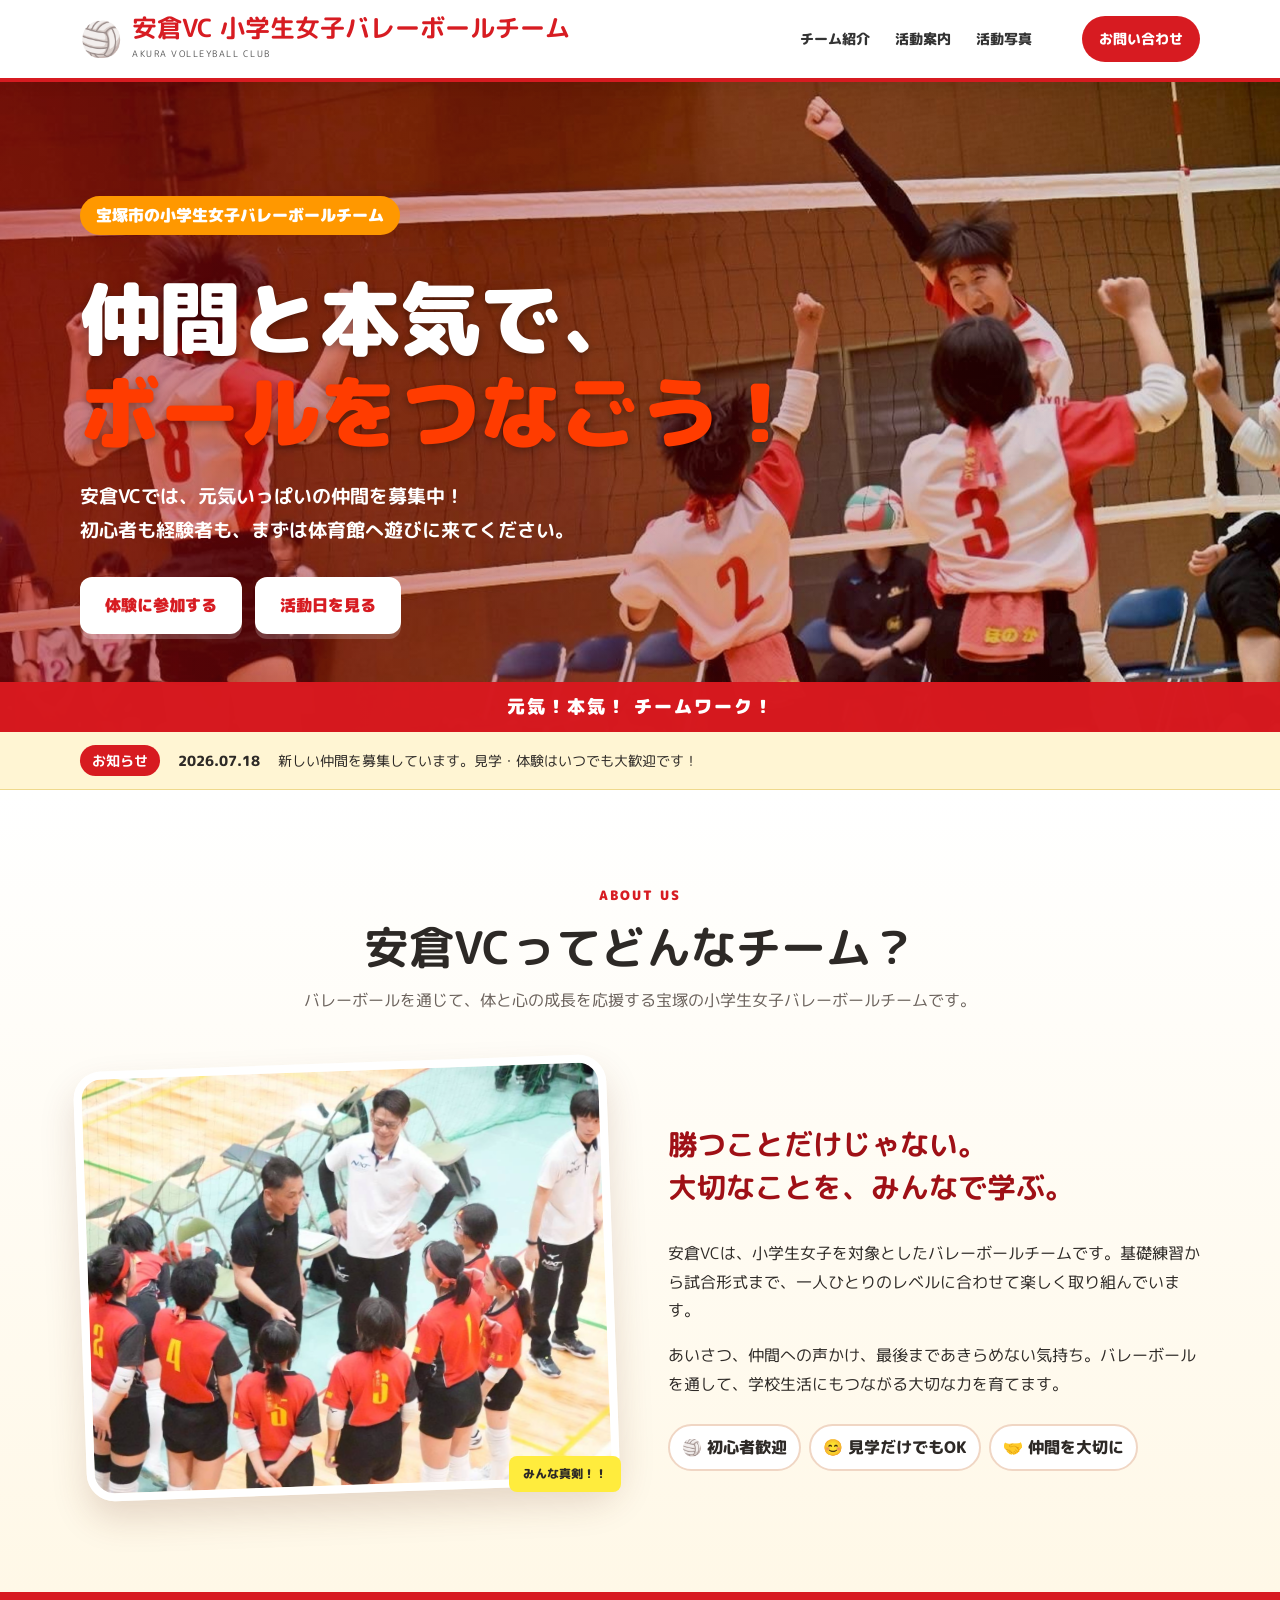
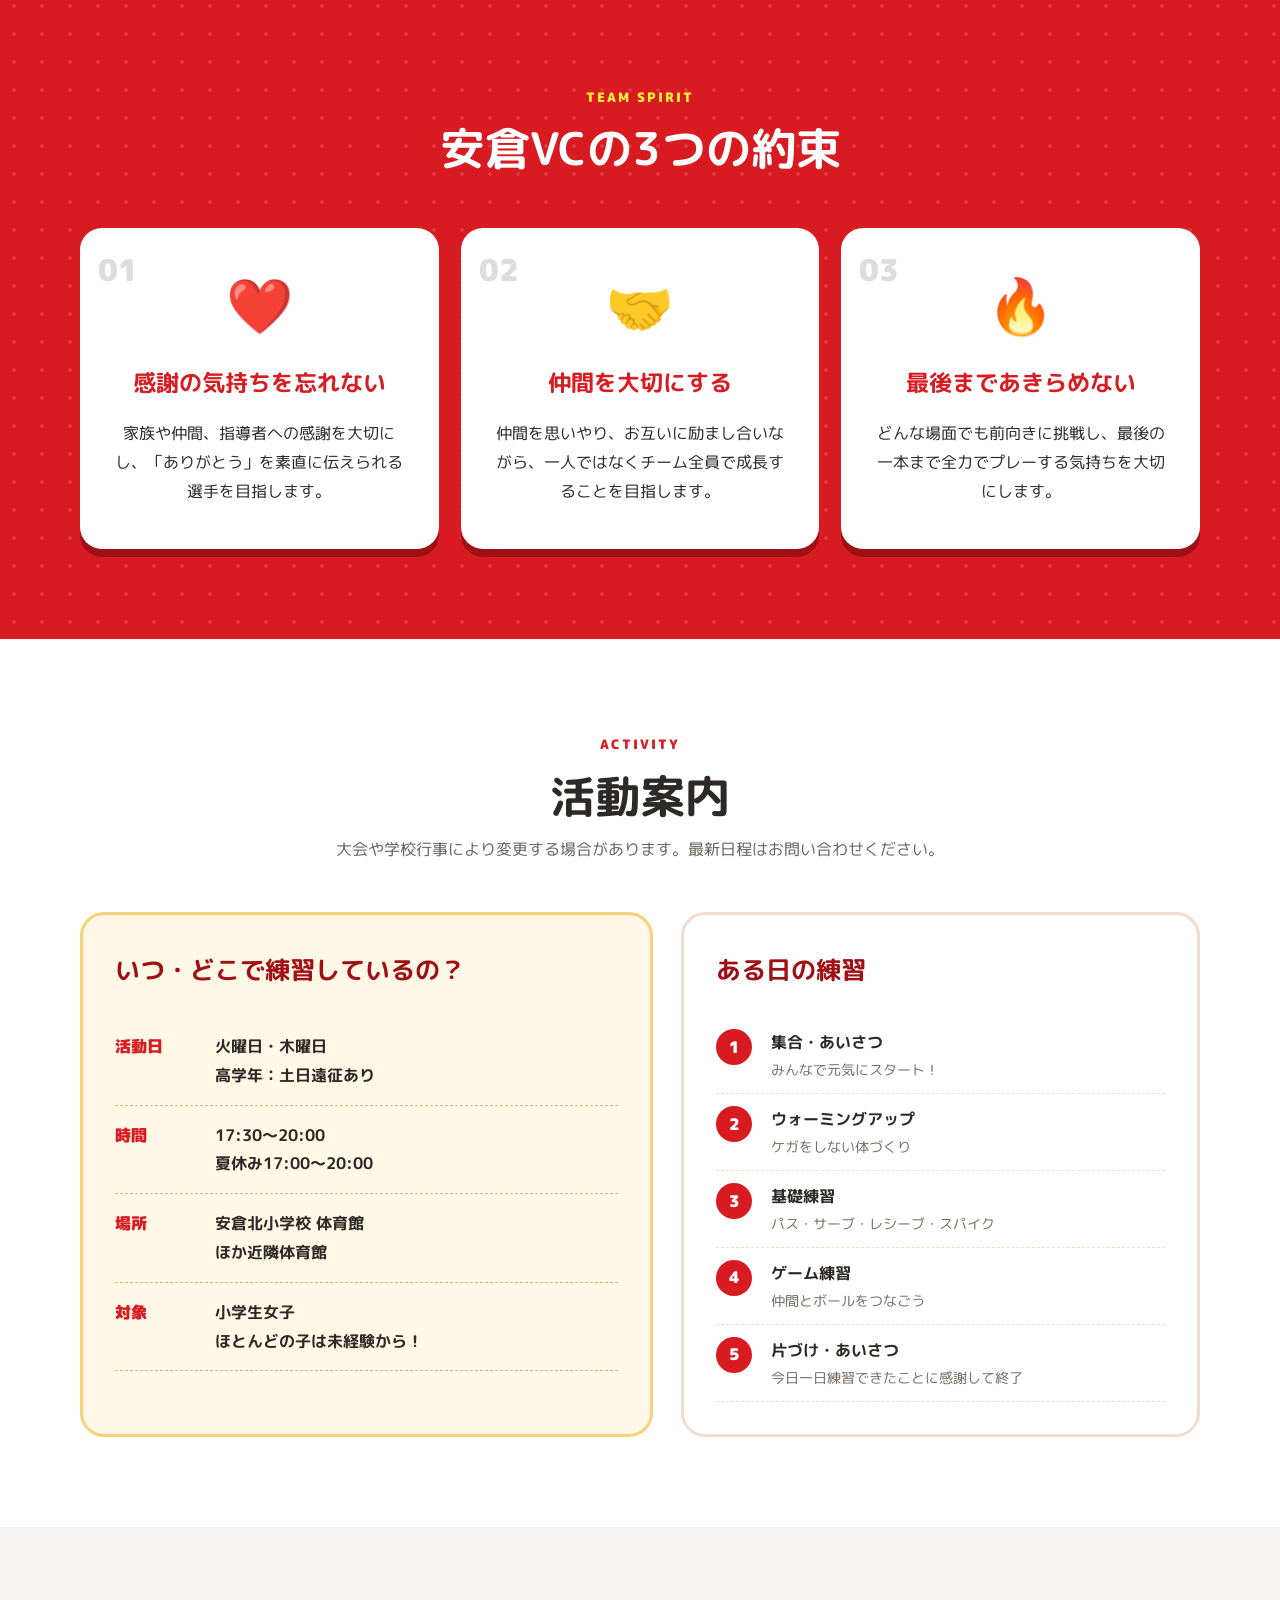
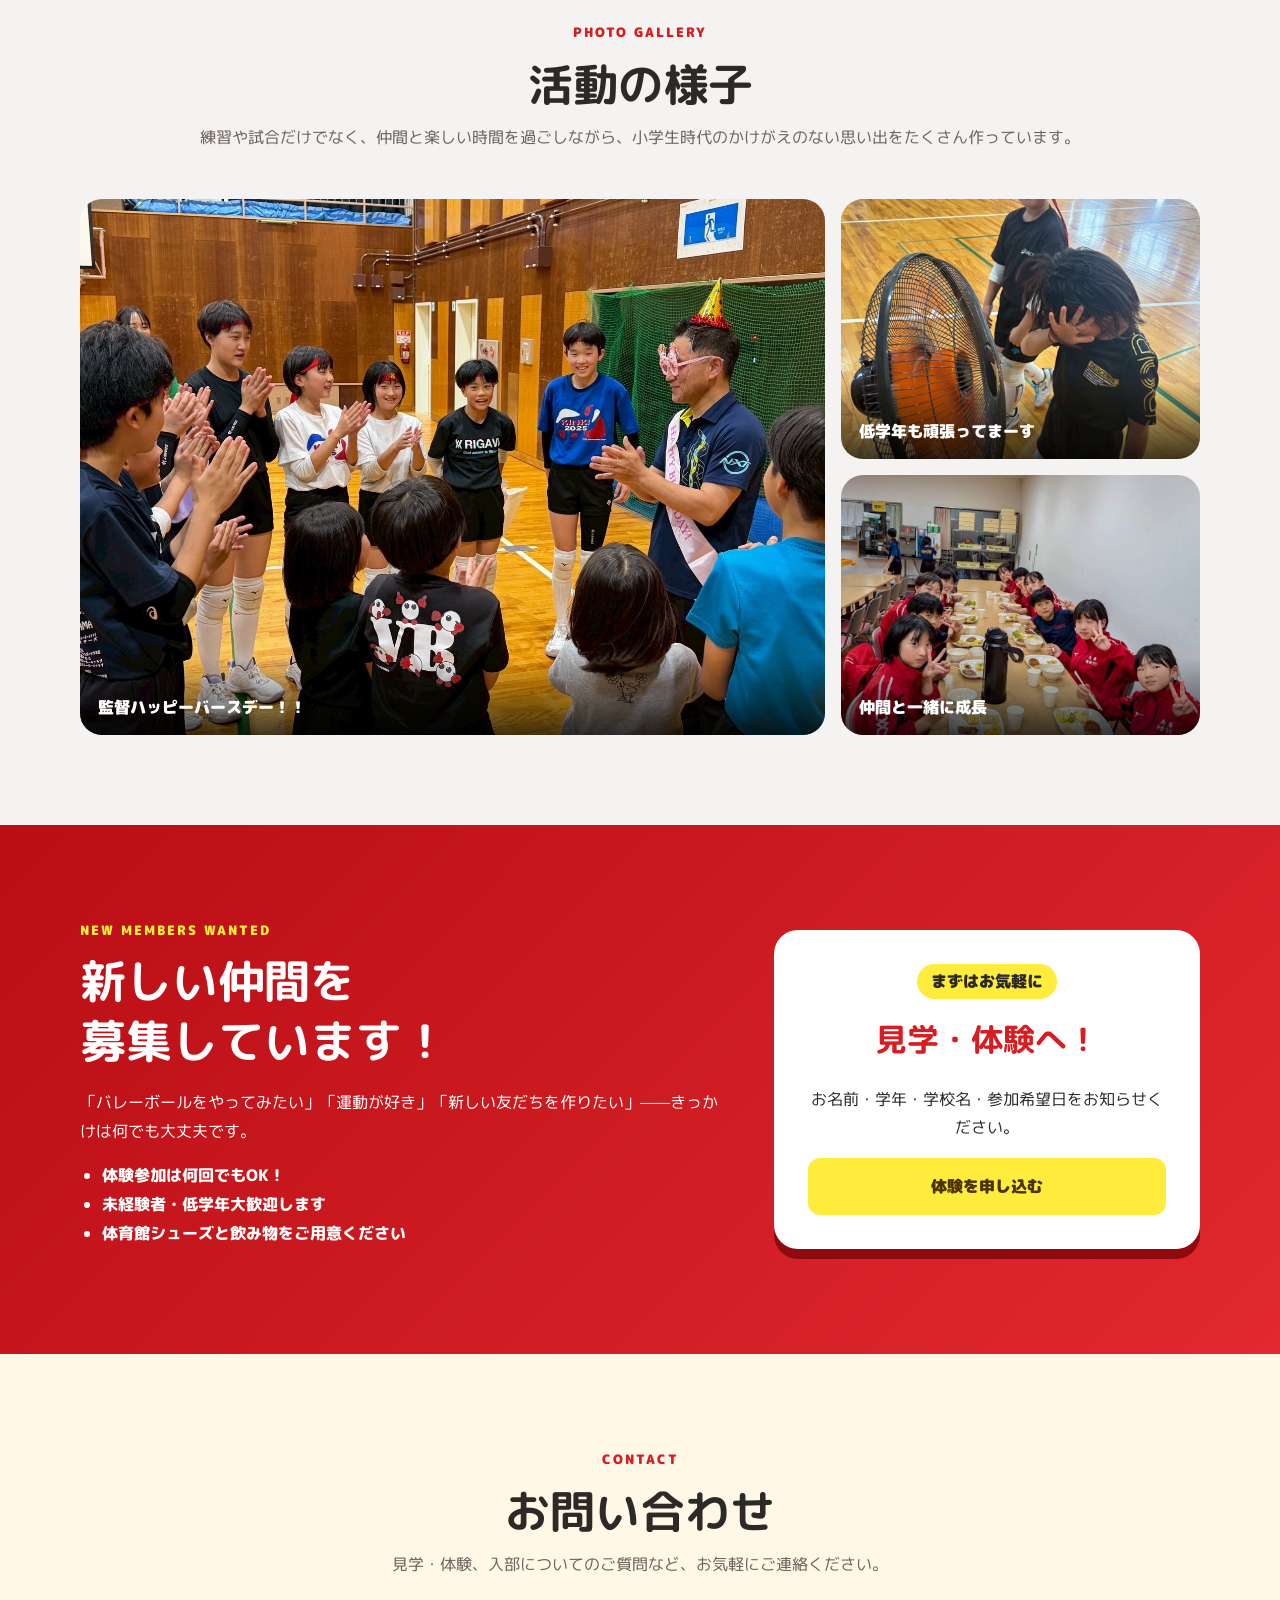
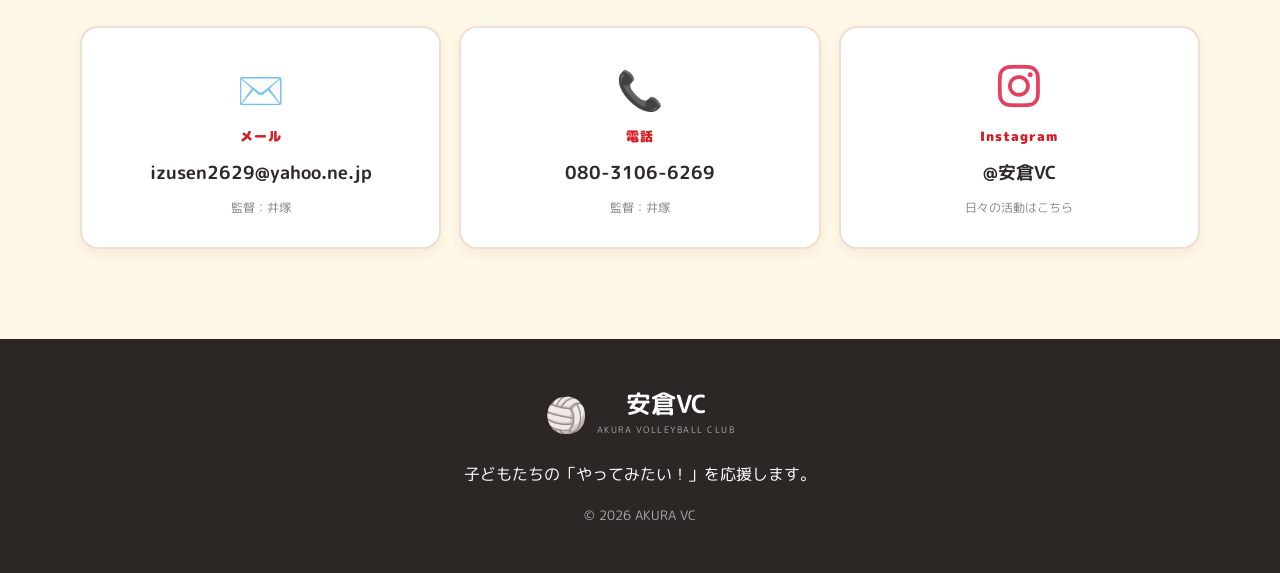
<file: index.html>
<!DOCTYPE html>
<html lang="ja">
<head>
  <meta charset="UTF-8">
  <meta name="viewport" content="width=device-width, initial-scale=1.0">
  <meta name="description" content="安倉VCは宝塚市で活動する小学生バレーボールチームです。体験・見学を随時受け付けています。">
  <title>安倉VC｜小学生女子バレーボールチーム</title>
  <link rel="preconnect" href="https://fonts.googleapis.com">
  <link rel="preconnect" href="https://fonts.gstatic.com" crossorigin>
  <link href="https://fonts.googleapis.com/css2?family=M+PLUS+Rounded+1c:wght@400;500;700;800;900&display=swap" rel="stylesheet">
  <link rel="stylesheet" href="style.css">
  <link rel="stylesheet"
href="https://cdnjs.cloudflare.com/ajax/libs/font-awesome/6.7.2/css/all.min.css">
</head>
<body>
<header class="header" id="top">
  <div class="wrap header-inner">
    <a class="logo" href="#top"><span class="ball">🏐</span><span><b>安倉VC 小学生女子バレーボールチーム</b><small>AKURA VOLLEYBALL CLUB</small></span></a>
    <button class="menu" aria-label="メニューを開く" aria-expanded="false"><span></span><span></span><span></span></button>
    <nav class="nav">
      <a href="#about">チーム紹介</a><a href="#activity">活動案内</a><a href="#gallery">活動写真</a><a href="#join"部員募集</a><a class="nav-btn" href="#contact">お問い合わせ</a>
    </nav>
  </div>
</header>

<main>
<section class="hero">
  <div class="hero-photo"></div><div class="hero-mask"></div>
  <div class="wrap hero-content">
    <p class="hero-label">宝塚市の小学生女子バレーボールチーム</p>
    <h1>仲間と本気で、<br><em>ボールをつなごう！</em></h1>
    <p>安倉VCでは、元気いっぱいの仲間を募集中！<br>初心者も経験者も、まずは体育館へ遊びに来てください。</p>
    <div class="hero-buttons"><a class="btn white" href="#join">体験に参加する</a><a class="btn white" href="#activity">活動日を見る</a></div>
  </div>
  <div class="cheer">元気！本気！ チームワーク！</div>
</section>

<section class="news"><div class="wrap news-inner"><b>お知らせ</b><time>2026.07.18</time><span>新しい仲間を募集しています。見学・体験はいつでも大歓迎です！</span></div></section>

<section class="section intro" id="about">
  <div class="wrap">
    <div class="heading"><span>ABOUT US</span><h2>安倉VCってどんなチーム？</h2><p>バレーボールを通じて、体と心の成長を応援する宝塚の小学生女子バレーボールチームです。</p></div>
    <div class="intro-grid">
      <div class="intro-photo"><img src="./images/IMG_8143.JPG" alt="バレーボールの練習風景"><span>みんな真剣！！</span></div>
      <div class="intro-text">
        <h3>勝つことだけじゃない。<br>大切なことを、みんなで学ぶ。</h3>
        <p>安倉VCは、小学生女子を対象としたバレーボールチームです。基礎練習から試合形式まで、一人ひとりのレベルに合わせて楽しく取り組んでいます。</p>
        <p>あいさつ、仲間への声かけ、最後まであきらめない気持ち。バレーボールを通して、学校生活にもつながる大切な力を育てます。</p>
        <div class="points"><span>🏐 初心者歓迎</span><span>😊 見学だけでもOK</span><span>🤝 仲間を大切に</span></div>
      </div>
    </div>
  </div>
</section>

<section class="section promise">
  <div class="wrap"><div class="heading light"><span>TEAM SPIRIT</span><h2>安倉VCの3つの約束</h2></div>
    <div class="card-grid">
      <article><div>01</div><span>❤️</span><h3>感謝の気持ちを忘れない</h3><p>家族や仲間、指導者への感謝を大切にし、「ありがとう」を素直に伝えられる選手を目指します。</p></article>
      <article><div>02</div><span>🤝</span><h3>仲間を大切にする</h3><p>仲間を思いやり、お互いに励まし合いながら、一人ではなくチーム全員で成長することを目指します。</p></article>
      <article><div>03</div><span>🔥</span><h3>最後まであきらめない</h3><p>どんな場面でも前向きに挑戦し、最後の一本まで全力でプレーする気持ちを大切にします。</p></article>
    </div>
  </div>
</section>

<section class="section activity" id="activity">
  <div class="wrap"><div class="heading"><span>ACTIVITY</span><h2>活動案内</h2><p>大会や学校行事により変更する場合があります。最新日程はお問い合わせください。</p></div>
    <div class="activity-grid">
      <div class="schedule"><h3>いつ・どこで練習しているの？</h3><dl><div><dt>活動日</dt><dd>火曜日・木曜日<br>高学年：土日遠征あり</dd></div><div><dt>時間</dt><dd>17:30〜20:00<br>夏休み17:00〜20:00</dd></div><div><dt>場所</dt><dd>安倉北小学校 体育館<br>ほか近隣体育館</dd></div><div><dt>対象</dt><dd>小学生女子<br>ほとんどの子は未経験から！</dd></div></dl></div>
      <div class="day"><h3>ある日の練習</h3><ol><li><b>集合・あいさつ</b><span>みんなで元気にスタート！</span></li><li><b>ウォーミングアップ</b><span>ケガをしない体づくり</span></li><li><b>基礎練習</b><span>パス・サーブ・レシーブ・スパイク</span></li><li><b>ゲーム練習</b><span>仲間とボールをつなごう</span></li><li><b>片づけ・あいさつ</b><span>今日一日練習できたことに感謝して終了</span></li></ol></div>
    </div>
  </div>
</section>

<section class="section gallery" id="gallery"><div class="wrap"><div class="heading"><span>PHOTO GALLERY</span><h2>活動の様子</h2><p>練習や試合だけでなく、仲間と楽しい時間を過ごしながら、小学生時代のかけがえのない思い出をたくさん作っています。</p></div>
  <div class="photos"><figure class="wide"><img src="./images/IMG_8146.JPG" alt="バレーボール"><figcaption>監督ハッピーバースデー！！</figcaption></figure><figure><img src="./images/IMG_8149.JPG" alt="試合"><figcaption>低学年も頑張ってまーす</figcaption></figure><figure><img src="./images/IMG_8145.JPG" alt="チーム"><figcaption>仲間と一緒に成長</figcaption></figure></div>
</div></section>

<section class="section join" id="join"><div class="wrap join-box"><div><span class="small-title">NEW MEMBERS WANTED</span><h2>新しい仲間を<br>募集しています！</h2><p>「バレーボールをやってみたい」「運動が好き」「新しい友だちを作りたい」——きっかけは何でも大丈夫です。</p><ul><li>体験参加は何回でもOK！</li><li>未経験者・低学年大歓迎します</li><li>体育館シューズと飲み物をご用意ください</li></ul></div><div class="trial"><span>まずはお気軽に</span><h3>見学・体験へ！</h3><p>お名前・学年・学校名・参加希望日をお知らせください。</p><a class="btn primary full" href="#contact" >体験を申し込む</a></div></div></section>

<section class="section contact" id="contact"><div class="wrap"><div class="heading"><span>CONTACT</span><h2>お問い合わせ</h2><p>見学・体験、入部についてのご質問など、お気軽にご連絡ください。</p></div><div class="contact-grid"><a href="mailto:izusen2629@yahoo.ne.jp"><span>✉️</span><small>メール</small><b>izusen2629@yahoo.ne.jp</b><em>監督：井塚</em></a><a href="tel:080-3106-6269"><span>📞</span><small>電話</small><b>080-3106-6269</b><em>監督：井塚</em></a><a class="contact-card instagram"
   href="https://www.instagram.com/akura.vc/"
   target="_blank"
   rel="noopener noreferrer">
    <span><i class="fa-brands fa-instagram"></i></span>
    <small>Instagram</small>
    <b>@安倉VC</b>
    <em>日々の活動はこちら</em>
</a></div></div></section>
</main>

<footer><div class="wrap footer-inner"><div class="logo foot"><span class="ball">🏐</span><span><b>安倉VC</b><small>AKURA VOLLEYBALL CLUB</small></span></div><p>子どもたちの「やってみたい！」を応援します。</p><small>© <span id="year"></span> AKURA VC</small></div></footer>
<script src="script.js"></script>
</body></html>
</file>
<file: style.css>
:root{--red:#d7191ffc;--deep:#9f1016;--yellow:hsl(54, 100%, 62%);--cream:#fff8e7;--ink:#2d2926;--line:#eadfd4}*{box-sizing:border-box}html{scroll-behavior:smooth}body{margin:0;font-family:'M PLUS Rounded 1c',sans-serif;color:var(--ink);background:#fff;line-height:1.8}.wrap{width:min(1120px,calc(100% - 36px));margin:auto}.header{position:sticky;top:0;z-index:20;background:rgba(255,255,255,.96);border-bottom:4px solid var(--red);box-shadow:0 3px 14px #0001}.header-inner{height:78px;display:flex;align-items:center;justify-content:space-between}.logo{display:flex;align-items:center;gap:10px;color:var(--red);text-decoration:none}.logo .ball{font-size:34px}.logo b{display:block;font-size:25px;line-height:1}.logo small{display:block;font-size:9px;letter-spacing:1.5px;color:#555;margin-top:6px}.nav{display:flex;gap:25px;align-items:center}.nav a{color:#333;text-decoration:none;font-weight:800;font-size:14px}.nav a:hover{color:var(--red)}.nav-btn{background:var(--red);color:#fff!important;padding:10px 17px;border-radius:30px}.menu{display:none;background:none;border:0}.hero{height:650px;position:relative;display:flex;align-items:center;overflow:hidden;color:#fff}.hero-photo{position:absolute;inset:0;background:url('./images/IMG_8140.JPG') center 42%/cover}.hero-mask{position:absolute;inset:0;background:linear-gradient(90deg,rgba(118,5,10,.9),rgba(162,8,14,.55) 0%,rgba(0,0,0,.12))}.hero-content{position:relative;z-index:2}.hero-label{display:inline-block;background:var(--yellow);color:#fcfcfc;font-weight:900;padding:5px 16px;border-radius:30px}.hero h1{font-size:clamp(45px,7vw,80px);line-height:1.18;margin:20px 0 16px;font-weight:900;text-shadow:0 3px 8px #0005}.hero h1 em{font-style:normal;color:var(--yellow)}.hero-content>p:not(.hero-label){font-size:19px;font-weight:700}.hero-buttons{display:flex;gap:13px;margin-top:30px}.btn{display:inline-block;text-decoration:none;font-weight:900;padding:14px 25px;border-radius:12px;box-shadow:0 5px 0 rgba(250, 250, 250, 0.2);transition:.2s}.btn:hover{transform:translateY(2px);box-shadow:0 3px 0 rgba(0,0,0,.2)}.primary{background:var(--yellow);color:#493100}.white{background:#fff;color:var(--red)}.cheer{position:absolute;z-index:3;bottom:0;left:0;right:0;text-align:center;background:var(--red);padding:9px;font-size:18px;font-weight:900;letter-spacing:2px}.news{background:#fff5d3;border-bottom:1px solid #efd98c}.news-inner{display:flex;align-items:center;gap:18px;padding:13px 0;font-size:14px}.news b{background:var(--red);color:#fff;padding:3px 12px;border-radius:30px}.news time{font-weight:800}.section{padding:90px 0}.heading{text-align:center;margin-bottom:48px}.heading>span,.small-title{color:var(--red);font-weight:900;letter-spacing:2px;font-size:13px}.heading h2{font-size:clamp(30px,4vw,45px);line-height:1.4;margin:7px 0}.heading p{margin:0;color:#6b625c}.intro{background:linear-gradient(180deg,#fff,var(--cream))}.intro-grid{display:grid;grid-template-columns:1fr 1fr;gap:55px;align-items:center}.intro-photo{position:relative}.intro-photo img{width:100%;height:430px;object-fit:cover;border-radius:28px;border:8px solid #fff;box-shadow:0 18px 35px #6b351b2b;transform:rotate(-2deg)}.intro-photo span{position:absolute;right:-8px;bottom:10px;background:var(--yellow);padding:7px 14px;border-radius:8px;font-weight:800;font-size:12px}.intro-text h3{font-size:29px;line-height:1.5;color:var(--deep)}.points{display:flex;flex-wrap:wrap;gap:8px;margin-top:25px}.points span{background:#fff;border:2px solid #f0d6c4;border-radius:30px;padding:7px 12px;font-weight:800}.promise{background:var(--red);position:relative}.promise:before{content:'';position:absolute;inset:0;background-image:radial-gradient(#fff2 2px,transparent 2px);background-size:28px 28px}.promise .wrap{position:relative}.heading.light{color:#fff}.heading.light>span{color:var(--yellow)}.card-grid{display:grid;grid-template-columns:repeat(3,1fr);gap:22px}.card-grid article{background:#fff;border-radius:22px;padding:28px;text-align:center;position:relative;box-shadow:0 8px 0 var(--deep)}.card-grid article>div{position:absolute;top:15px;left:18px;color:#ddd;font-weight:900;font-size:30px}.card-grid article>span{font-size:54px}.card-grid h3{font-size:23px;color:var(--red);margin:8px}.activity{background:#fff}.activity-grid{display:grid;grid-template-columns:1.05fr .95fr;gap:28px}.schedule,.day{border-radius:24px;padding:32px;background:var(--cream);border:3px solid #f5d37a}.schedule h3,.day h3{font-size:25px;margin-top:0;color:var(--deep)}.schedule dl{margin:0}.schedule dl div{display:grid;grid-template-columns:100px 1fr;padding:15px 0;border-bottom:1px dashed #d8b777}.schedule dt{font-weight:900;color:var(--red)}.schedule dd{margin:0;font-weight:700}.day{background:#fff;border-color:#f0ddd1}.day ol{list-style:none;padding:0;margin:0;counter-reset:item}.day li{position:relative;padding:11px 0 11px 55px;border-bottom:1px dashed var(--line)}.day li:before{counter-increment:item;content:counter(item);position:absolute;left:0;top:12px;width:36px;height:36px;border-radius:50%;display:grid;place-items:center;background:var(--red);color:#fff;font-weight:900}.day b,.day span{display:block}.day span{font-size:14px;color:#756b64}.gallery{background:#f5f3f1}.photos{display:grid;grid-template-columns:1.35fr .65fr;grid-template-rows:260px 260px;gap:16px}.photos figure{margin:0;position:relative;overflow:hidden;border-radius:22px}.photos .wide{grid-row:1/3}.photos img{width:100%;height:100%;object-fit:cover;transition:.4s}.photos figure:hover img{transform:scale(1.04)}.photos figcaption{position:absolute;bottom:0;left:0;right:0;padding:35px 18px 14px;background:linear-gradient(transparent,#000b);color:#fff;font-weight:900}.join{background:linear-gradient(135deg,#b80e14,#e1292f);color:#fff}.join-box{display:grid;grid-template-columns:1.2fr .8fr;gap:55px;align-items:center}.join .small-title{color:var(--yellow)}.join h2{font-size:46px;line-height:1.3;margin:8px 0}.join ul{padding-left:22px;font-weight:800}.trial{background:#fff;color:var(--ink);padding:34px;border-radius:24px;text-align:center;box-shadow:0 10px 0 #8e0a0f}.trial>span{display:inline-block;background:var(--yellow);padding:3px 14px;border-radius:20px;font-weight:900}.trial h3{font-size:32px;color:var(--red);margin:12px}.full{display:block}.contact{background:var(--cream)}.contact-grid{display:grid;grid-template-columns:repeat(3,1fr);gap:18px}.contact-grid>a,.contact-grid>div{background:#fff;text-align:center;padding:28px 18px;border-radius:18px;border:2px solid #f0ded2;text-decoration:none;color:var(--ink);box-shadow:0 5px 12px #6b351b12}.contact-grid span{display:block;font-size:38px}.contact-grid small,.contact-grid b,.contact-grid em{display:block}.contact-grid small{color:var(--red);font-weight:900;letter-spacing:1px}.contact-grid b{font-size:18px;margin:8px 0}.contact-grid em{font-size:12px;font-style:normal;color:#888}footer{background:#2c2725;color:#fff;padding:45px 0;text-align:center}.footer-inner{display:flex;flex-direction:column;align-items:center;gap:8px}.foot b{color:#fff}.foot small{color:#aaa}footer p{margin:7px 0}footer>.wrap>small{color:#aaa}@media(max-width:800px){.header-inner{height:68px}.nav{display:none;position:absolute;left:0;right:0;top:68px;background:#fff;padding:18px;flex-direction:column;box-shadow:0 10px 20px #0002}.nav.open{display:flex}.menu{display:block;width:42px}.menu span{display:block;height:3px;background:var(--red);margin:6px}.hero{height:620px}.hero-mask{background:rgba(126,5,10,.72)}.hero-label{font-size:12px}.hero-content>p:not(.hero-label){font-size:16px}.hero-buttons{flex-direction:column;align-items:flex-start}.section{padding:65px 0}.intro-grid,.activity-grid,.join-box{grid-template-columns:1fr}.intro-photo img{height:310px}.card-grid{grid-template-columns:1fr}.photos{display:grid;grid-template-columns:1fr;grid-template-rows:300px 220px 220px}.photos .wide{grid-row:auto}.contact-grid{grid-template-columns:1fr}.join h2{font-size:36px}.news-inner{align-items:flex-start;flex-wrap:wrap;gap:7px 12px}.news-inner span{width:100%}.logo b{font-size:21px}}
.hero h1 em {
    color: #ff3c00;
}
.hero-label {
    background: #ff9800;
    color: #ffffff;
}

@media (max-width: 768px) {
    .hero-photo {
        background-position: 80% 42%;
    }
}

@media (max-width: 768px) {
    .hero-mask {
        background: linear-gradient(
            90deg,
            rgba(118,5,10,.75) 0%,
            rgba(118,5,10,.55) 50%,
            rgba(118,5,10,.20) 70%
        );
    }
}
.contact-card em a {
    color: inherit;
    text-decoration: none;
    transition: .2s;
}

.contact-card em a:hover {
    color: #E4405F;
}

.contact-card .fa-instagram {
    color: #E4405F;
    font-size: 1.4rem;
}
.contact-card {
    display: flex;          /* 元のレイアウトに合わせて変更 */
    flex-direction: column; /* 必要に応じて */
    text-decoration: none;
    color: inherit;
    transition: .2s;
}

.contact-card .fa-instagram {
    color: #E4405F;
    font-size: 3rem;
}
</file>
